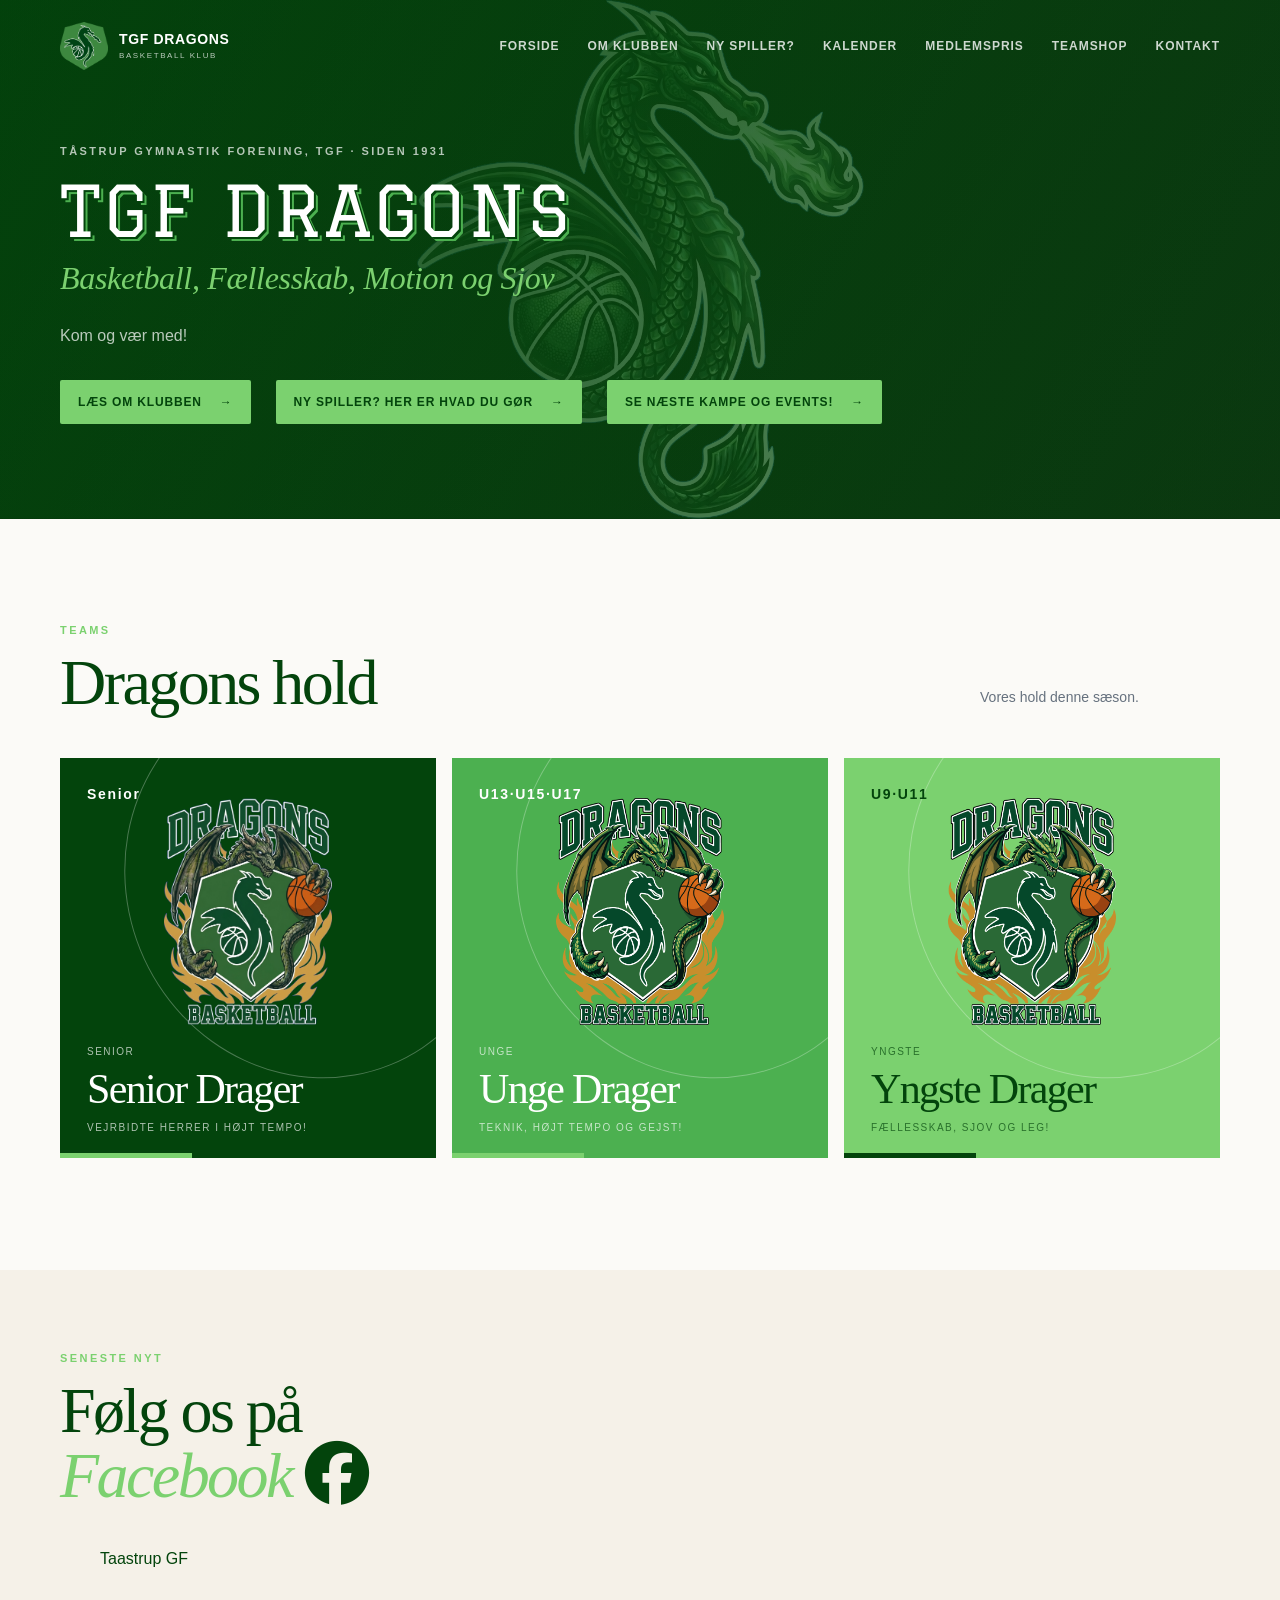
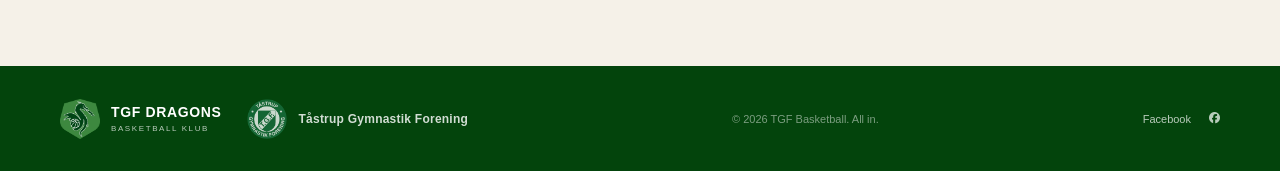
<file: index.html>
<!doctype html>
<html lang="en">
<head>
  <meta charset="UTF-8" />
  <meta name="viewport" content="width=device-width, initial-scale=1.0" />
  <meta name="description" content="TGF Dragons Basketball: Basketball, Fællesskab, Motion og Sjov" />
  <meta name="theme-color" content="#03440C" />
  <title>TGF Dragons Basketball</title>
  <link rel="stylesheet" href="https://cdnjs.cloudflare.com/ajax/libs/font-awesome/6.5.0/css/all.min.css">
  <link rel="stylesheet" href="styles.css" />
  <script defer src="script.js"></script>

  <!-- Favicon (from dragons_logo.png) -->
  <link rel="icon" href="favicon.ico" sizes="any" />
  <link rel="icon" type="image/png" sizes="32x32" href="favicon-32x32.png" />
  <link rel="icon" type="image/png" sizes="16x16" href="favicon-16x16.png" />
  <link rel="apple-touch-icon" href="apple-touch-icon.png" />
</head>
<body>
  <header class="site-header">
    <div class="shell nav-wrap">
      <a class="brand" href="index.html" aria-label="TGF Basketball home">
        <img src="assets/img/dragons_logo_thumb.png" alt="" width="48" height="48" />
        <span><strong>TGF DRAGONS</strong><small>BASKETBALL KLUB</small></span>
      </a>
      <button class="menu-toggle" type="button" aria-expanded="false" aria-controls="main-nav">Menu</button>
      <nav id="main-nav" class="main-nav" aria-label="Main navigation">
        <a href="index.html">Forside</a>
        <a href="klubben.html">Om klubben</a>
        <a href="ny.html">Ny spiller?</a>
        <a href="kalender.html">Kalender</a>
        <a href="priser.html">Medlemspris</a>
        <a href="shop.html">Teamshop</a>
        <a href="kontakt.html">Kontakt</a>        
      </nav>
    </div>
  </header>

  <main id="top">
    <section class="hero page-hero">
      <div class="shell hero-content page-hero-content">
        <p class="eyebrow">Tåstrup Gymnastik Forening, TGF · Siden 1931</p>
        <h1 class="display-graduate shadow-double">TGF DRAGONS<em>Basketball, Fællesskab, Motion og Sjov</em></h1>
        <p class="hero-copy">Kom og vær med!</p>
        <div class="hero-actions">
          <a class="button button-primary" href="klubben.html">Læs om klubben <span aria-hidden="true">→</span></a>
          <a class="button button-primary" href="ny.html">Ny spiller? Her er hvad du gør <span aria-hidden="true">→</span></a>
          <a class="button button-primary" href="kalender.html">Se næste kampe og events! <span aria-hidden="true">→</span></a>
        </div>
        <div class="hero-note"></div>
      </div>
      
    </section>
      <!-- <div class="hero-score" aria-label="Five teams and one club">
        <span class="score-label">Teams strong</span>
        <strong>05<span>·</span>01</strong>
        <span class="score-label">One TGF club</span>
      </div> -->

    <!-- <section class="next-game" id="tickets">
      <div class="shell next-game-grid">
        <div><h2>Næste Event</h2><br><h2>Get ready!</h2></div>
        <div class="matchup"><div class="team-chip"><img src="assets/img/round-logo-1.jpg" alt="" /> <span>U13 Stævne</span></div><strong></strong></div>
        <div class="game-meta"><span>Søn, Okt 26 · 9:30 - 13.00</span><span>Feldballehallen</span></div>
        <a class="button button-dark" href="kalender.html">Kalender <span aria-hidden="true">↗</span></a>
      </div>
    </section> -->

    <section class="section" id="klubben">
      <div class="shell">
        <div class="section-heading"><div><p class="eyebrow orange">Teams</p><h2>Dragons hold</h2></div><p>Vores hold denne sæson.</p></div>
        <div class="roster-grid">
          <article class="player-card player-featured"><img class="player-card-logo" src="assets/img/old_dragon.png" alt="" width="140" height="186" /><div class="player-number">Senior</div><div class="player-info"><span>Senior</span><h3>Senior Drager<br /></h3><p>Vejrbidte Herrer i højt tempo!</p></div><div class="player-line"></div></article>
          <article class="player-card player-blue"><img class="player-card-logo" src="assets/img/dragon_basketball_logo.png" alt="" width="140" height="186" /><div class="player-number">U13·U15·U17</div><div class="player-info"><span>Unge</span><h3>Unge Drager<br /></h3><p>Teknik, højt tempo og gejst!</p></div><div class="player-line"></div></article>
          <article class="player-card player-orange"><img class="player-card-logo" src="assets/img/dragon_basketball_logo.png" alt="" width="140" height="186" /><div class="player-number">U9·U11</div><div class="player-info"><span>Yngste</span><h3>Yngste Drager<br /></h3><p>Fællesskab, Sjov og Leg!</p></div><div class="player-line"></div></article>
        </div>
      </div>
    </section>

    <section class="facebook-feed" id="news">
      <div class="shell">
        <div class="section-heading">
          <div>
            <p class="eyebrow orange">Seneste nyt</p>
            <h2>Følg os på<br />
              <a href="https://www.facebook.com/TaastrupGF/" target="_blank" rel="noopener noreferrer">
                <em>Facebook</em> <i class="fab fa-facebook"></i>
              </a>
            </h2>
          </div>
        </div>
        <div class="fb-page" 
             data-href="https://www.facebook.com/TaastrupGF" 
             data-tabs="timeline" 
             data-width="500" 
             data-height="600" 
             data-small-header="false" 
             data-adapt-container-width="true" 
             data-hide-cover="false" 
             data-show-facepile="true">
          <blockquote cite="https://www.facebook.com/TaastrupGF" class="fb-xfbml-parse-ignore">
            <a href="https://www.facebook.com/TaastrupGF">Taastrup GF</a>
          </blockquote>
        </div>
      </div>
    </section>
  </main>

  <footer class="site-footer" id="kontakt"><div class="shell footer-inner"><div class="footer-brands"><a class="brand" href="index.html"><img src="assets/img/dragons_logo_thumb.png" alt="" width="40" height="40" /><span><strong>TGF DRAGONS</strong><small>BASKETBALL KLUB</small></span></a><div class="brand footer-brand-parent"><img src="assets/img/tgf.png" alt="" width="40" height="40" /><span><strong>Tåstrup Gymnastik Forening</strong></span></div></div><p>© <span id="year"></span> TGF Basketball. All in.</p><div class="social-links"><a href="https://www.facebook.com/TaastrupGF/" target="_blank">Facebook</a><i class="fab fa-facebook"></i></div></div></footer>

  <div id="fb-root"></div>
  <script async defer crossorigin="anonymous" src="https://connect.facebook.net/da_DK/sdk.js#xfbml=1&version=v19.0"></script>
</body>
</html>
</file>
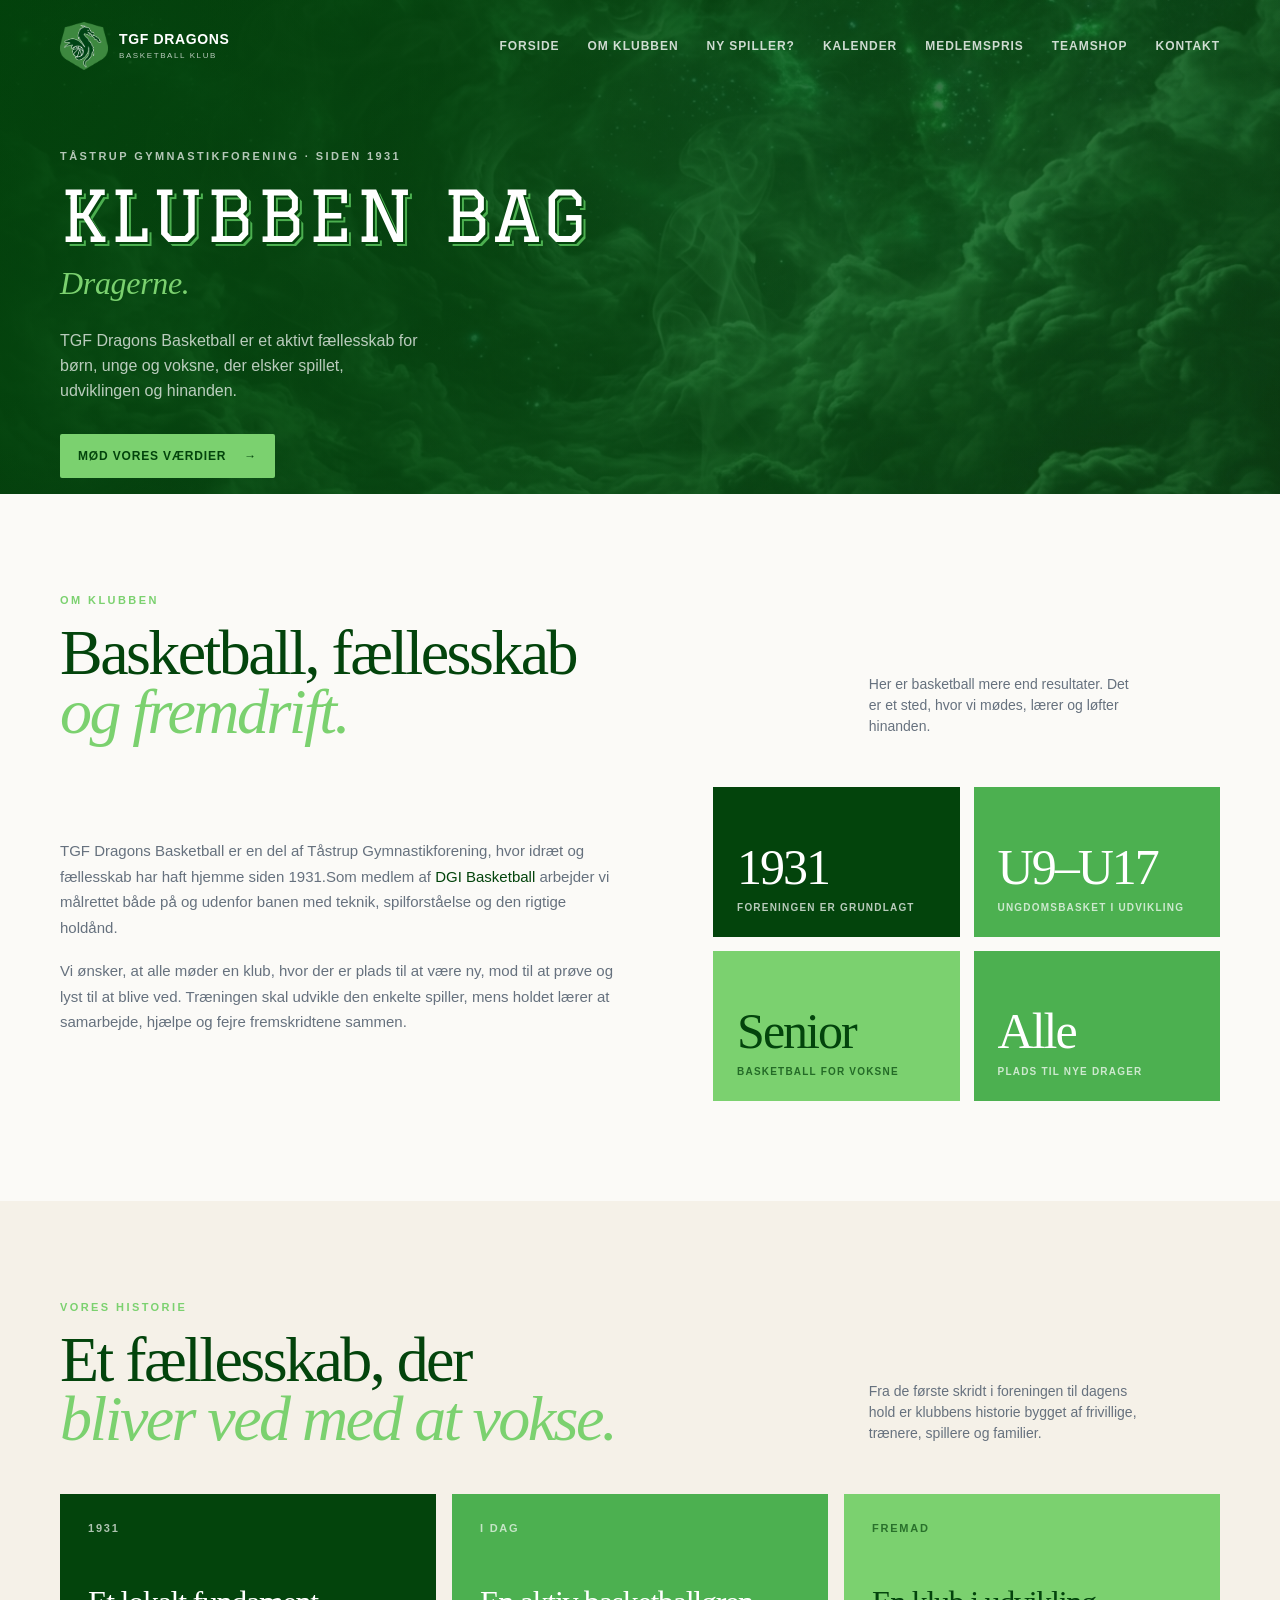
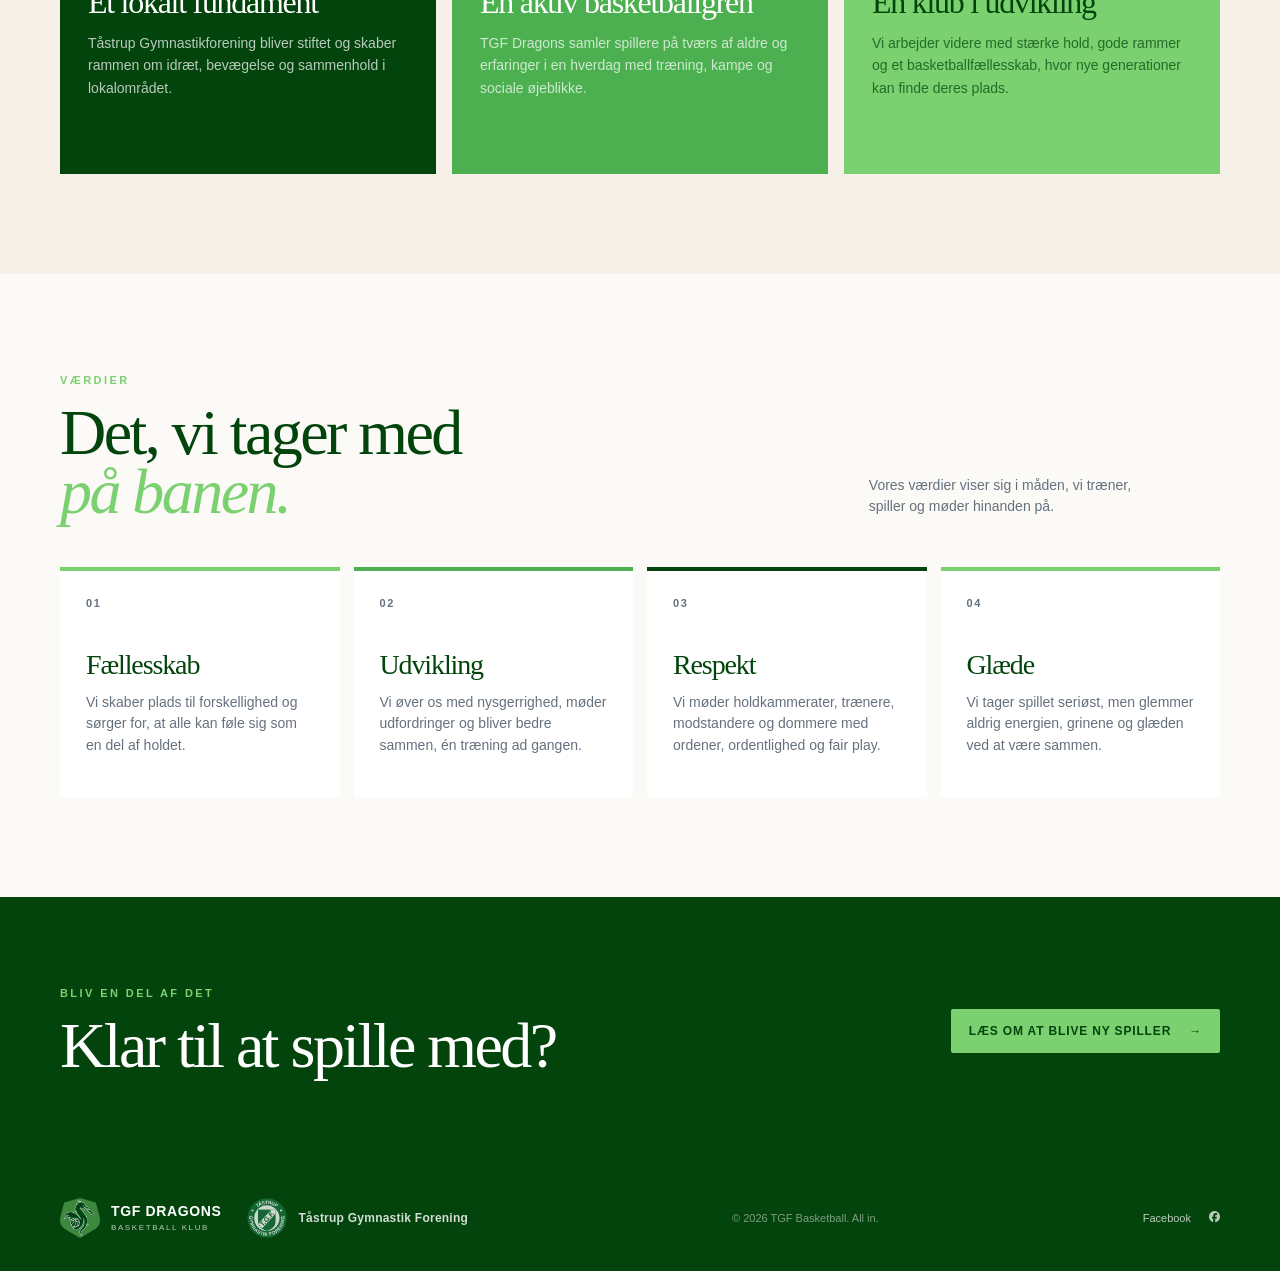
<file: klubben.html>
<!doctype html>
<html lang="da">
<head>
  <meta charset="UTF-8" />
  <meta name="viewport" content="width=device-width, initial-scale=1.0" />
  <meta
    name="description"
    content="Læs om TGF Dragons Basketball, klubbens historie, værdier og fællesskab."
  />
  <meta name="theme-color" content="#03440C" />
  <title>Klubben | TGF Dragons Basketball</title>
  <link rel="stylesheet" href="https://cdnjs.cloudflare.com/ajax/libs/font-awesome/6.5.0/css/all.min.css">
  <link rel="stylesheet" href="styles.css" />
  <script defer src="script.js"></script>

  <!-- Favicon (from dragons_logo.png) -->
  <link rel="icon" href="favicon.ico" sizes="any" />
  <link rel="icon" type="image/png" sizes="32x32" href="favicon-32x32.png" />
  <link rel="icon" type="image/png" sizes="16x16" href="favicon-16x16.png" />
  <link rel="apple-touch-icon" href="apple-touch-icon.png" />
</head>
<body>
  <header class="site-header">
    <div class="shell nav-wrap">
      <a class="brand" href="index.html" aria-label="TGF Basketball home">
        <img src="assets/img/dragons_logo_thumb.png" alt="" width="48" height="48" />
        <span>
          <strong>TGF DRAGONS</strong>
          <small>BASKETBALL KLUB</small>
        </span>
      </a>
      <button
        class="menu-toggle"
        type="button"
        aria-expanded="false"
        aria-controls="main-nav"
      >
        Menu
      </button>
      <nav id="main-nav" class="main-nav" aria-label="Main navigation">
        <a href="index.html">Forside</a>
        <a href="klubben.html">Om klubben</a>
        <a href="ny.html">Ny spiller?</a>
        <a href="kalender.html">Kalender</a>
        <a href="priser.html">Medlemspris</a>
        <a href="shop.html">Teamshop</a>
        <a href="kontakt.html">Kontakt</a>  
      </nav>
    </div>
  </header>

  <main id="top" class="club-page">
    <section class="hero club-hero" aria-labelledby="club-title">
      <div class="shell hero-content club-hero-content">
        <p class="eyebrow">Tåstrup Gymnastikforening · Siden 1931</p>
        <h1 class="display-graduate shadow-double" id="club-title">
          Klubben bag<br /><em>Dragerne.</em>
        </h1>
        <p class="hero-copy">
          TGF Dragons Basketball er et aktivt fællesskab for børn, unge og
          voksne, der elsker spillet, udviklingen og hinanden.
        </p>
        <a class="button button-primary" href="#vaerdier">
          Mød vores værdier <span aria-hidden="true">→</span>
        </a>
        <p></p>
      </div>
    </section>

    <section
      class="club-intro"
      id="klubben"
      aria-labelledby="club-intro-title"
    >
      <div class="shell">
        <div class="section-heading">
          <div>
            <p class="eyebrow orange">Om klubben</p>
            <h2 id="club-intro-title">
              Basketball, fællesskab<br /><em>og fremdrift.</em>
            </h2>
          </div>
          <p>
            Her er basketball mere end resultater. Det er et sted, hvor vi
            mødes, lærer og løfter hinanden.
          </p>
        </div>

        <div class="club-intro-grid">
          <div class="club-intro-copy">
            <p>
              TGF Dragons Basketball er en del af Tåstrup Gymnastikforening,
              hvor idræt og fællesskab har haft hjemme siden 1931.Som medlem af 
              <a href="https://www.dgi.dk/idraet/idraetter-i-dgi/basketball" target="_blank" rel="noopener noreferrer" style="color:var(--ink);">DGI Basketball</a>
              arbejder vi målrettet både på og udenfor banen med teknik, spilforståelse og den rigtige holdånd.
            </p>
            <p>
              Vi ønsker, at alle møder en klub, hvor der er plads til at være
              ny, mod til at prøve og lyst til at blive ved. Træningen skal
              udvikle den enkelte spiller, mens holdet lærer at samarbejde,
              hjælpe og fejre fremskridtene sammen.
            </p>
          </div>

          <div class="club-facts" aria-label="Fakta om klubben">
            <div class="club-fact">
              <strong>1931</strong>
              <span>Foreningen er grundlagt</span>
            </div>
            <div class="club-fact">
              <strong>U9–U17</strong>
              <span>Ungdomsbasket i udvikling</span>
            </div>
            <div class="club-fact">
              <strong>Senior</strong>
              <span>Basketball for voksne</span>
            </div>
            <div class="club-fact">
              <strong>Alle</strong>
              <span>Plads til nye drager</span>
            </div>
          </div>
        </div>
      </div>
    </section>

    <section class="club-history" aria-labelledby="history-title">
      <div class="shell">
        <div class="section-heading">
          <div>
            <p class="eyebrow orange">Vores historie</p>
            <h2 id="history-title">
              Et fællesskab, der<br /><em>bliver ved med at vokse.</em>
            </h2>
          </div>
          <p>
            Fra de første skridt i foreningen til dagens hold er klubbens
            historie bygget af frivillige, trænere, spillere og familier.
          </p>
        </div>

        <div class="history-grid">
          <article class="history-card">
            <span class="history-year">1931</span>
            <h3>Et lokalt fundament</h3>
            <p>
              Tåstrup Gymnastikforening bliver stiftet og skaber rammen om
              idræt, bevægelse og sammenhold i lokalområdet.
            </p>
          </article>
          <article class="history-card history-card-green">
            <span class="history-year">I dag</span>
            <h3>En aktiv basketballgren</h3>
            <p>
              TGF Dragons samler spillere på tværs af aldre og erfaringer i en
              hverdag med træning, kampe og sociale øjeblikke.
            </p>
          </article>
          <article class="history-card history-card-orange">
            <span class="history-year">Fremad</span>
            <h3>En klub i udvikling</h3>
            <p>
              Vi arbejder videre med stærke hold, gode rammer og et
              basketballfællesskab, hvor nye generationer kan finde deres plads.
            </p>
          </article>
        </div>
      </div>
    </section>

    <section
      class="club-values"
      id="vaerdier"
      aria-labelledby="values-title"
    >
      <div class="shell">
        <div class="section-heading">
          <div>
            <p class="eyebrow orange">Værdier</p>
            <h2 id="values-title">
              Det, vi tager med<br /><em>på banen.</em>
            </h2>
          </div>
          <p>
            Vores værdier viser sig i måden, vi træner, spiller og møder
            hinanden på.
          </p>
        </div>

        <div class="values-grid">
          <article class="value-card">
            <span class="value-number">01</span>
            <h3>Fællesskab</h3>
            <p>
              Vi skaber plads til forskellighed og sørger for, at alle kan føle
              sig som en del af holdet.
            </p>
          </article>
          <article class="value-card">
            <span class="value-number">02</span>
            <h3>Udvikling</h3>
            <p>
              Vi øver os med nysgerrighed, møder udfordringer og bliver bedre
              sammen, én træning ad gangen.
            </p>
          </article>
          <article class="value-card">
            <span class="value-number">03</span>
            <h3>Respekt</h3>
            <p>
              Vi møder holdkammerater, trænere, modstandere og dommere med
              ordener, ordentlighed og fair play.
            </p>
          </article>
          <article class="value-card">
            <span class="value-number">04</span>
            <h3>Glæde</h3>
            <p>
              Vi tager spillet seriøst, men glemmer aldrig energien, grinene og
              glæden ved at være sammen.
            </p>
          </article>
        </div>
      </div>
    </section>

    <section class="club-cta" aria-labelledby="club-cta-title">
      <div class="shell club-cta-inner">
        <div>
          <p class="eyebrow orange">Bliv en del af det</p>
          <h2 id="club-cta-title">Klar til at spille med?</h2>
        </div>
        <a class="button button-primary" href="ny.html#ny">
          Læs om at blive ny spiller <span aria-hidden="true">→</span>
        </a>
      </div>
    </section>
  </main>

 <footer class="site-footer" id="kontakt"><div class="shell footer-inner"><div class="footer-brands"><a class="brand" href="#top"><img src="assets/img/dragons_logo_thumb.png" alt="" width="40" height="40" /><span><strong>TGF DRAGONS</strong><small>BASKETBALL KLUB</small></span></a><div class="brand footer-brand-parent"><img src="assets/img/tgf.png" alt="" width="40" height="40" /><span><strong>Tåstrup Gymnastik Forening</strong></span></div></div><p>© <span id="year"></span> TGF Basketball. All in.</p><div class="social-links"><a href="https://www.facebook.com/TaastrupGF/" target="_blank">Facebook</a><i class="fab fa-facebook"></i></div></div></footer>

</body>
</html>
</file>
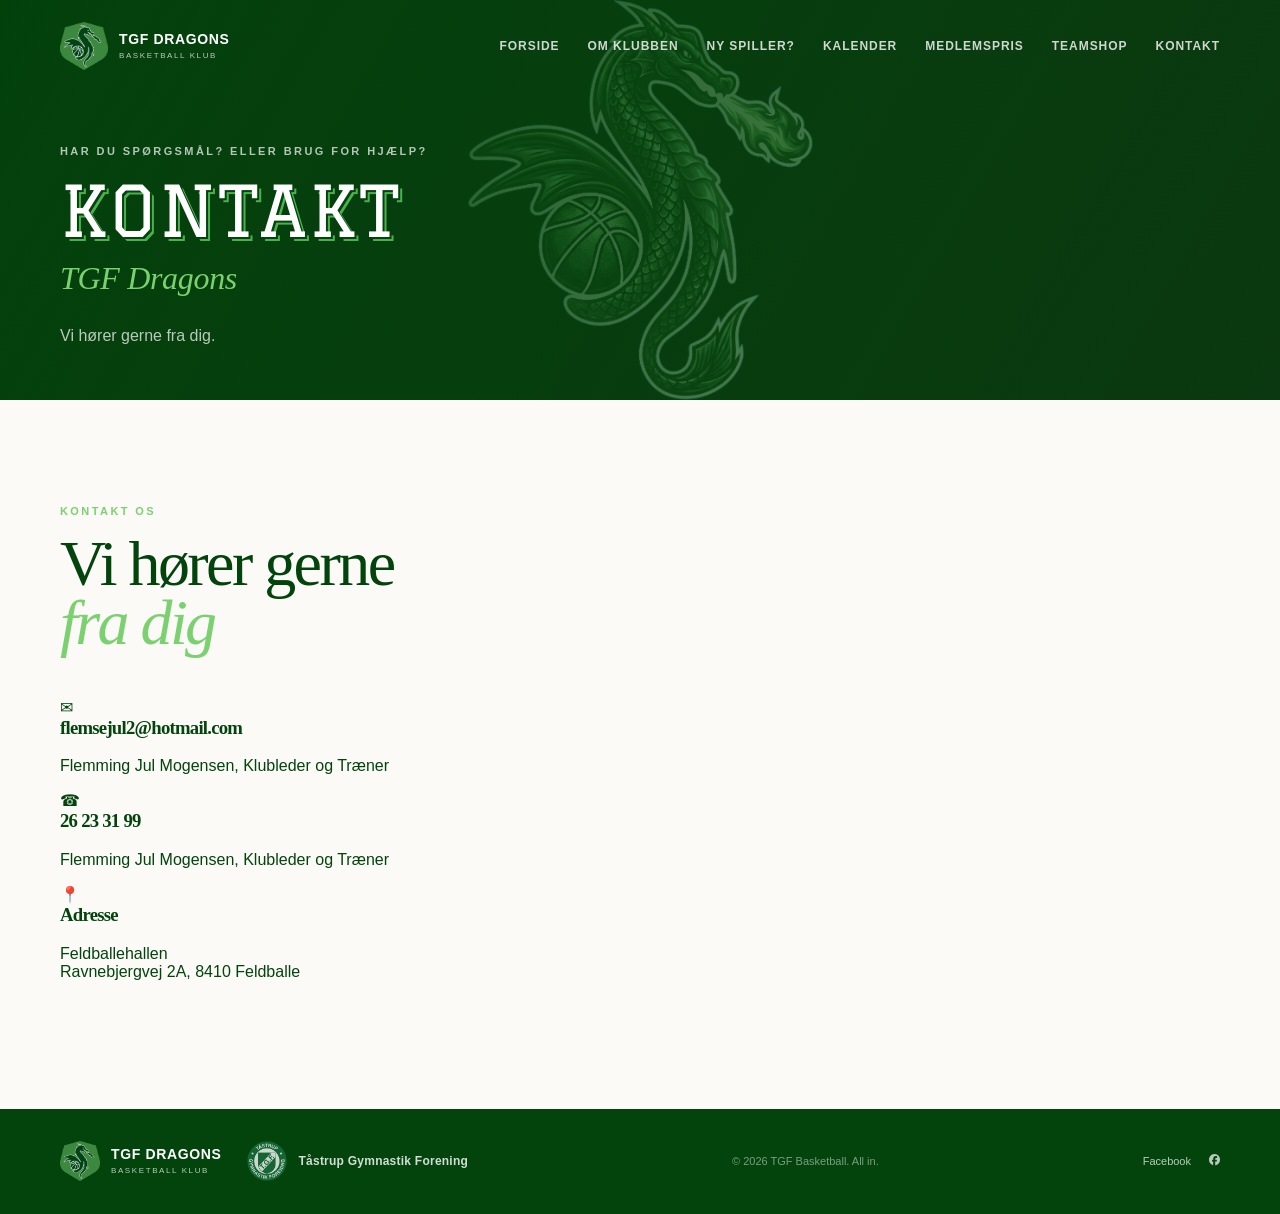
<file: kontakt.html>
<!doctype html>
<html lang="en">
<head>
  <meta charset="UTF-8" />
  <meta name="viewport" content="width=device-width, initial-scale=1.0" />
  <meta name="description" content="Kontakt TGF Dragons Basketball" />
  <title>Kontakt · TGF Dragons Basketball</title>
  <link rel="stylesheet" href="https://cdnjs.cloudflare.com/ajax/libs/font-awesome/6.5.0/css/all.min.css">  
  <link rel="stylesheet" href="styles.css" />
  <script defer src="script.js"></script>

  <!-- Favicon (from dragons_logo.png) -->
  <link rel="icon" href="favicon.ico" sizes="any" />
  <link rel="icon" type="image/png" sizes="32x32" href="favicon-32x32.png" />
  <link rel="icon" type="image/png" sizes="16x16" href="favicon-16x16.png" />
  <link rel="apple-touch-icon" href="apple-touch-icon.png" />
</head>
<body>
  <header class="site-header">
    <div class="shell nav-wrap">
      <a class="brand" href="index.html" aria-label="TGF Basketball home">
        <img src="assets/img/dragons_logo_thumb.png" alt="" width="48" height="48" />
        <span><strong>TGF DRAGONS</strong><small>BASKETBALL KLUB</small></span>
      </a>
      <button class="menu-toggle" type="button" aria-expanded="false" aria-controls="main-nav">Menu</button>
      <nav id="main-nav" class="main-nav" aria-label="Main navigation">
        <a href="index.html">Forside</a>
        <a href="klubben.html">Om klubben</a>
        <a href="ny.html">Ny spiller?</a>
        <a href="kalender.html">Kalender</a>
        <a href="priser.html">Medlemspris</a>
        <a href="shop.html">Teamshop</a>
        <a href="kontakt.html">Kontakt</a>        
      </nav>
    </div>
  </header>

  <main id="top">
    <section class="hero page-hero">
      <div class="shell hero-content page-hero-content">
        <p class="eyebrow">Har du spørgsmål? Eller brug for hjælp?</p>
        <h1 class="display-graduate shadow-double">Kontakt<br /><em>TGF Dragons</em></h1>
        <p class="hero-copy">Vi hører gerne fra dig.</p>
      </div>
    </section>

    <section class="section contact-section" id="kontakt">
      <div class="shell">
        <div class="section-heading">
          <div>
            <p class="eyebrow orange">Kontakt os</p>
            <h2>Vi hører gerne<br /><em>fra dig</em></h2>
          </div>
        </div>
        
        <div class="contact-grid">
          <div class="contact-card">
            <div class="contact-icon">✉</div>
            <h3>flemsejul2@hotmail.com</h3>
            <p class="contact-detail"><a href="mailto:#">Flemming Jul Mogensen, Klubleder og Træner</a></p>
          </div>
          
          <div class="contact-card">
            <div class="contact-icon">☎</div>
            <h3>26 23 31 99</h3>
            <p class="contact-detail"><a href="tel:#">Flemming Jul Mogensen, Klubleder og Træner</a></p>
          </div>
          
          <div class="contact-card">
            <div class="contact-icon">📍</div>
            <h3>Adresse</h3>
            <p class="contact-detail">Feldballehallen<br />Ravnebjergvej 2A, 8410 Feldballe</p>
          </div>
        </div>
      </div>
    </section>
  </main>

  <footer class="site-footer" id="kontakt"><div class="shell footer-inner"><div class="footer-brands"><a class="brand" href="#top"><img src="assets/img/dragons_logo_thumb.png" alt="" width="40" height="40" /><span><strong>TGF DRAGONS</strong><small>BASKETBALL KLUB</small></span></a><div class="brand footer-brand-parent"><img src="assets/img/tgf.png" alt="" width="40" height="40" /><span><strong>Tåstrup Gymnastik Forening</strong></span></div></div><p>© <span id="year"></span> TGF Basketball. All in.</p><div class="social-links"><a href="https://www.facebook.com/TaastrupGF/" target="_blank">Facebook</a><i class="fab fa-facebook"></i></div></div></footer>

</body>
</html>
</file>
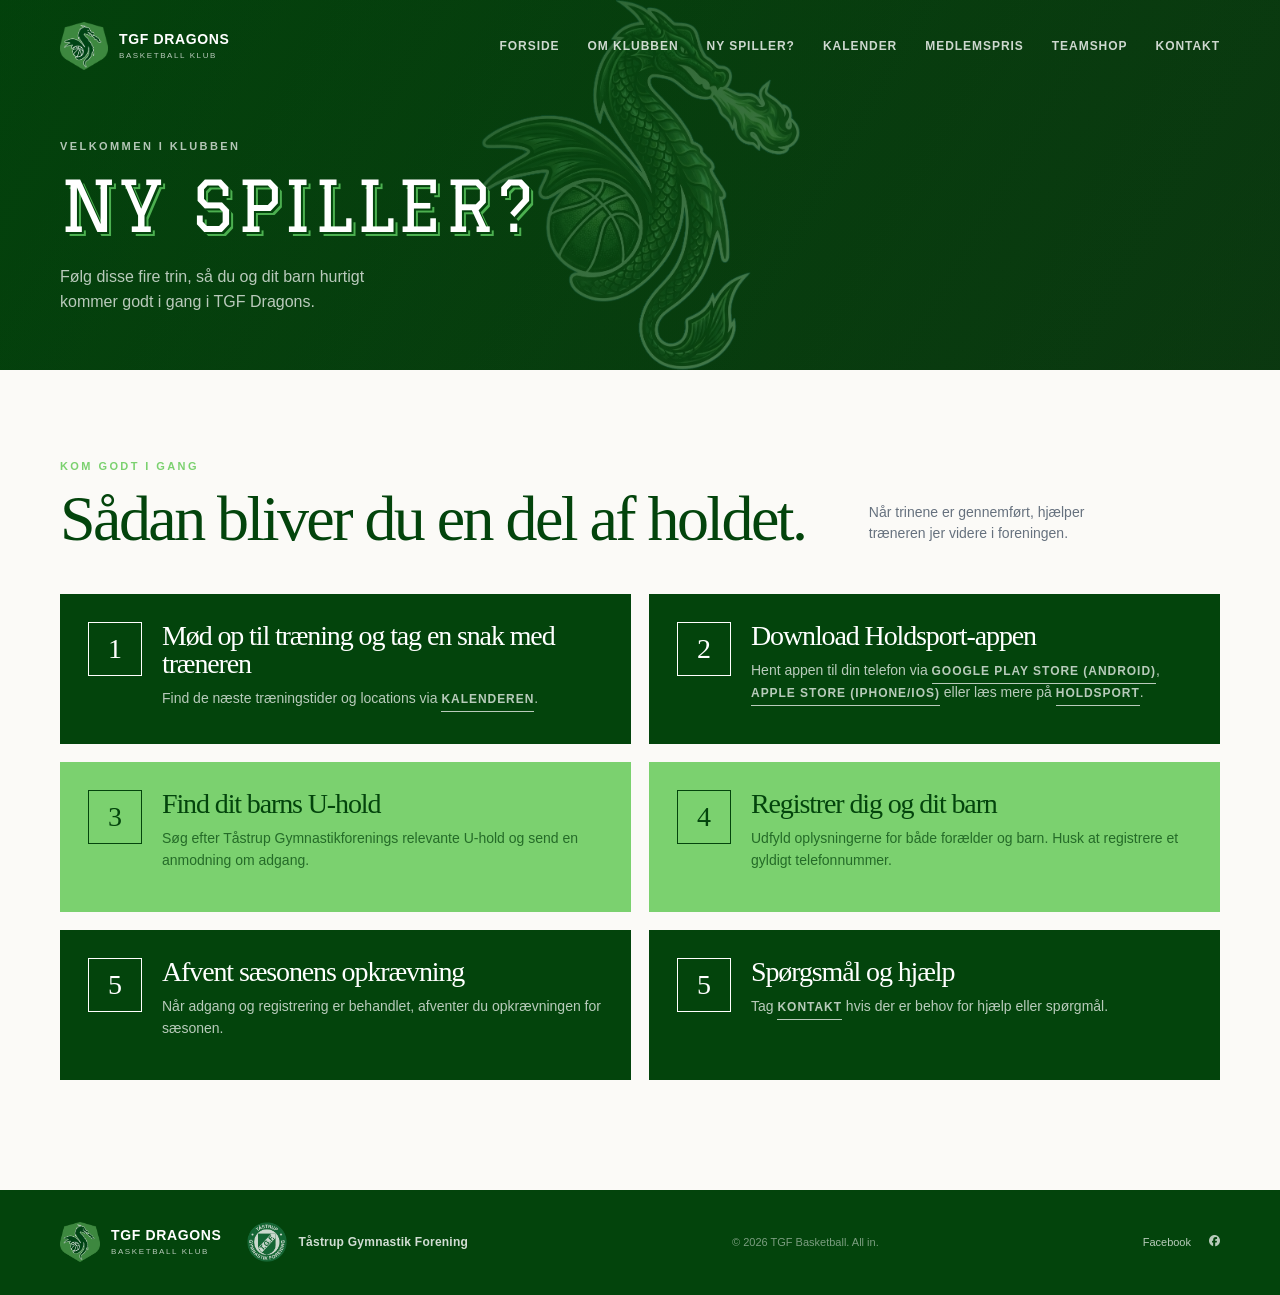
<file: ny.html>
<!doctype html>
<html lang="da">
<head>
  <meta charset="UTF-8" />
  <meta name="viewport" content="width=device-width, initial-scale=1.0" />
  <meta
    name="description"
    content="Protokol for nye spillere i TGF Dragons Basketball."
  />
  <meta name="theme-color" content="#03440C" />
  <title>Ny spiller | TGF Dragons Basketball</title>
  <link rel="stylesheet" href="https://cdnjs.cloudflare.com/ajax/libs/font-awesome/6.5.0/css/all.min.css">
  <link rel="stylesheet" href="styles.css" />
  <script defer src="script.js"></script>

  <!-- Favicon (from dragons_logo.png) -->
  <link rel="icon" href="favicon.ico" sizes="any" />
  <link rel="icon" type="image/png" sizes="32x32" href="favicon-32x32.png" />
  <link rel="icon" type="image/png" sizes="16x16" href="favicon-16x16.png" />
  <link rel="apple-touch-icon" href="apple-touch-icon.png" />
</head>
<body>
  <header class="site-header">
    <div class="shell nav-wrap">
      <a class="brand" href="index.html" aria-label="TGF Basketball home">
        <img src="assets/img/dragons_logo_thumb.png" alt="" width="48" height="48" />
        <span>
          <strong>TGF DRAGONS</strong>
          <small>BASKETBALL KLUB</small>
        </span>
      </a>
      <button
        class="menu-toggle"
        type="button"
        aria-expanded="false"
        aria-controls="main-nav"
      >
        Menu
      </button>
      <nav id="main-nav" class="main-nav" aria-label="Main navigation">
        <a href="index.html">Forside</a>
        <a href="klubben.html">Om klubben</a>
        <a href="ny.html">Ny spiller?</a>
        <a href="kalender.html">Kalender</a>
        <a href="priser.html">Medlemspris</a>
        <a href="shop.html">Teamshop</a>
        <a href="kontakt.html">Kontakt</a>  
      </nav>
    </div>
  </header>

  <main id="top" class="new-player-page">
    <section class="hero new-player-hero" aria-labelledby="new-player-title">
      <div class="shell hero-content new-player-hero-content">
        <p class="eyebrow">Velkommen i klubben</p>
        <h1 class="display-graduate shadow-double" id="new-player-title">Ny spiller?</h1>
        <p class="hero-copy">
          Følg disse fire trin, så du og dit barn hurtigt kommer godt i gang i
          TGF Dragons.
        </p>
      </div>
    </section>

    <section
      class="new-player-section"
      id="ny"
      aria-labelledby="new-player-steps-title"
    >
      <div class="shell">
        <div class="section-heading">
          <div>
            <p class="eyebrow orange">Kom godt i gang</p>
            <h2 id="new-player-steps-title">Sådan bliver du en del af holdet.</h2>
          </div>
          <p>
            Når trinene er gennemført, hjælper træneren jer videre i
            foreningen.
          </p>
        </div>


        <ol class="new-player-steps">
          <li class="step-card">
            <span class="step-number" aria-hidden="true">1</span>
            <div>
              <h3>Mød op til træning og tag en snak med træneren</h3>
              <p>
                Find de næste træningstider og locations via 
                <a class="text-link" href="kalender.html" target="_blank" rel="noopener noreferrer">kalenderen</a>.
              </p>
            </div>
          </li>

          <li class="step-card">
            <span class="step-number" aria-hidden="true">2</span>
            <div>
              <h3>Download Holdsport-appen</h3>
              <p>
                Hent appen til din telefon via 
                <a class="text-link" href="https://play.google.com/store/apps/details?id=com.holdsport&hl=da" target="_blank" rel="noopener noreferrer">Google Play Store (Android)</a>,
                <a class="text-link" href="https://itunes.apple.com/us/app/[APP_NAME]/id1105341798?mt=8" target="_blank" rel="noopener noreferrer">Apple Store (iPhone/iOS)</a> 
                eller læs mere på
                <a class="text-link" href="https://www.holdsport.dk/da/hold-app" target="_blank" rel="noopener noreferrer" >Holdsport</a>.
              </p>
            </div>
          </li>
          <li class="step-card">
            <span class="step-number" aria-hidden="true">3</span>
            <div>
              <h3>Find dit barns U-hold</h3>
              <p>
                Søg efter Tåstrup Gymnastikforenings relevante U-hold og send
                en anmodning om adgang.
              </p>
            </div>
          </li>
          <li class="step-card">
            <span class="step-number" aria-hidden="true">4</span>
            <div>
              <h3>Registrer dig og dit barn</h3>
              <p>
                Udfyld oplysningerne for både forælder og barn. Husk at
                registrere et gyldigt telefonnummer.
              </p>
            </div>
          </li>
          <li class="step-card">
            <span class="step-number" aria-hidden="true">5</span>
            <div>
              <h3>Afvent sæsonens opkrævning</h3>
              <p>
                Når adgang og registrering er behandlet, afventer du
                opkrævningen for sæsonen.
              </p>
            </div>
          </li>
          <li class="step-card">
            <span class="step-number" aria-hidden="true">5</span>
            <div>
              <h3>Spørgsmål og hjælp</h3>
              <p>
                Tag 
                <a class="text-link" href="kontakt.html" target="_blank" rel="noopener noreferrer">kontakt</a>
                hvis der er behov for hjælp eller spørgmål.
              </p>
            </div>
          </li>

        </ol>
      </div>
    </section>
  </main>

 <footer class="site-footer" id="kontakt"><div class="shell footer-inner"><div class="footer-brands"><a class="brand" href="#top"><img src="assets/img/dragons_logo_thumb.png" alt="" width="40" height="40" /><span><strong>TGF DRAGONS</strong><small>BASKETBALL KLUB</small></span></a><div class="brand footer-brand-parent"><img src="assets/img/tgf.png" alt="" width="40" height="40" /><span><strong>Tåstrup Gymnastik Forening</strong></span></div></div><p>© <span id="year"></span> TGF Basketball. All in.</p><div class="social-links"><a href="https://www.facebook.com/TaastrupGF/" target="_blank">Facebook</a><i class="fab fa-facebook"></i></div></div></footer>

</body>
</html>
</file>
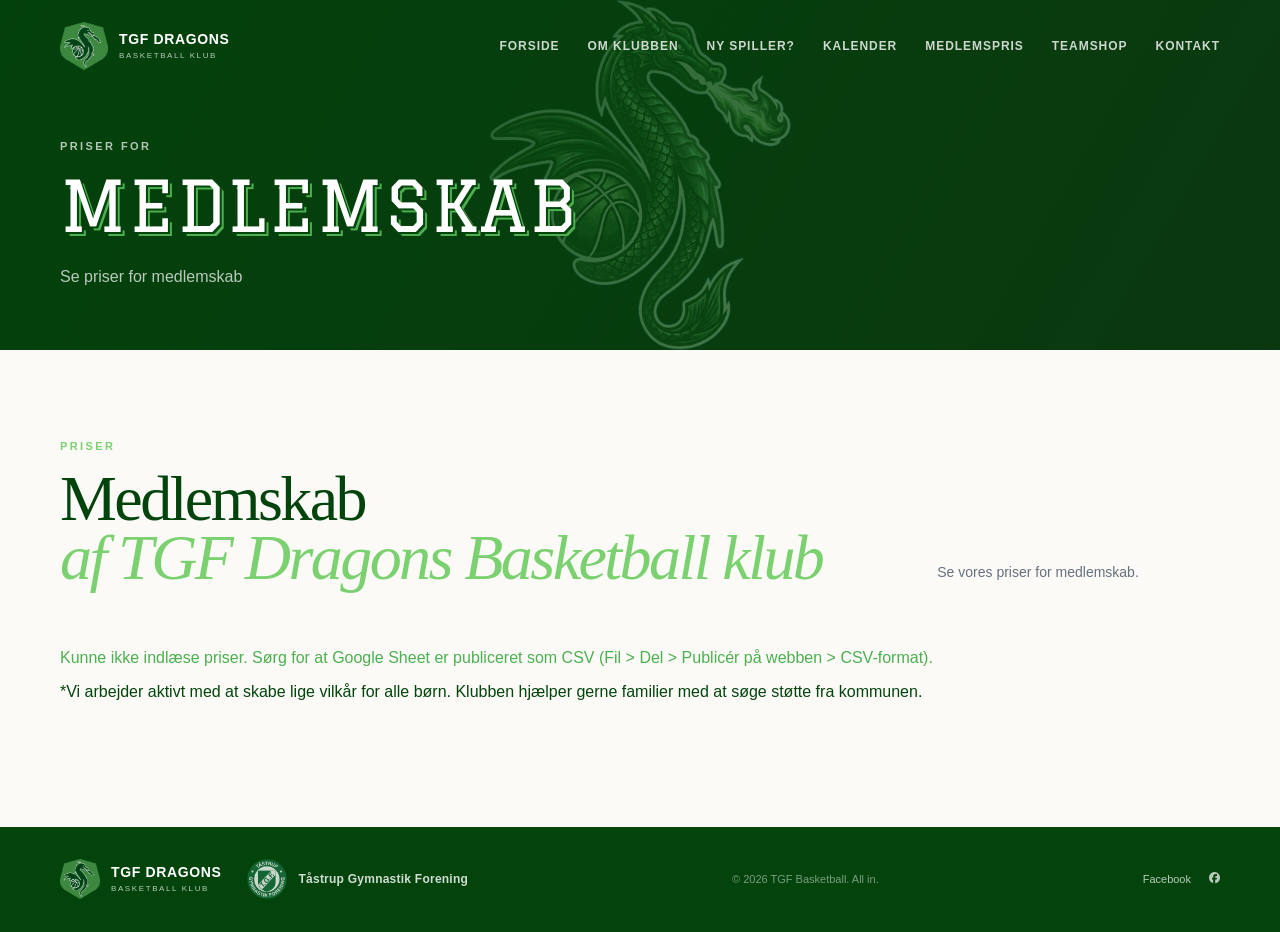
<file: priser.html>
<!doctype html>
<html lang="da">
<head>
  <meta charset="UTF-8" />
  <meta name="viewport" content="width=device-width, initial-scale=1.0" />
  <meta
    name="description"
    content="TGF Dragons Basketball Priser for Medlemskab"
  />
  <meta name="theme-color" content="#03440C" />
  <title>Priser for Medlemskab | TGF Dragons Basktball</title>
  <link rel="stylesheet" href="https://cdnjs.cloudflare.com/ajax/libs/font-awesome/6.5.0/css/all.min.css">
  <link rel="stylesheet" href="styles.css" />
  <script defer src="script.js"></script>

  <!-- Favicon (from dragons_logo.png) -->
  <link rel="icon" href="favicon.ico" sizes="any" />
  <link rel="icon" type="image/png" sizes="32x32" href="favicon-32x32.png" />
  <link rel="icon" type="image/png" sizes="16x16" href="favicon-16x16.png" />
  <link rel="apple-touch-icon" href="apple-touch-icon.png" />
</head>

<body>
  <header class="site-header">
    <div class="shell nav-wrap">
      <a class="brand" href="index.html" aria-label="TGF Basketball home">
        <img src="assets/img/dragons_logo_thumb.png" alt="" width="48" height="48" />
        <span>
          <strong>TGF DRAGONS</strong>
          <small>BASKETBALL KLUB</small>
        </span>
      </a>

      <button
        class="menu-toggle"
        type="button"
        aria-expanded="false"
        aria-controls="main-nav"
      >
        Menu
      </button>

      <nav id="main-nav" class="main-nav" aria-label="Main navigation">
        <a href="index.html">Forside</a>
        <a href="klubben.html">Om klubben</a>
        <a href="ny.html">Ny spiller?</a>
        <a href="kalender.html">Kalender</a>
        <a href="priser.html">Medlemspris</a>
        <a href="shop.html">Teamshop</a>
        <a href="kontakt.html">Kontakt</a>  
      </nav>
    </div>
  </header>

  <main id="top" class="calendar-page">
    <section
      class="hero calendar-page-hero"
      aria-labelledby="calendar-title"
    >
      <div class="shell hero-content calendar-hero-content">
        <p class="eyebrow">Priser for</p>
        <h1 class="display-graduate shadow-double" id="calendar-title">MEDLEMSKAB</h1>
        <p class="hero-copy">
          Se priser for medlemskab
        </p>
      </div>
    </section>

    <section
      class="calendar-section"
      id="kalender"
      aria-labelledby="calendar-section-title"
    >
      <div class="shell">
        <div class="section-heading">
          <div>
            <p class="eyebrow orange">Priser</p>
            <h2 id="calendar-section-title">
              Medlemskab<br /><em>af TGF Dragons Basketball klub</em>
            </h2>
          </div>
          <p>
            Se vores priser for medlemskab.
          </p>
        </div>
        <table id="membership-table" class="pricing-table">
          <thead></thead>
          <tbody></tbody>
        </table>
        <p id="table-error" style="display:none; color: var(--blue); margin-top: 1rem;"></p>
        <p>
            *Vi arbejder aktivt med at skabe lige vilkår for alle børn. Klubben hjælper gerne familier med at søge støtte fra kommunen.
        </p>

        <script>
          // Paste your published Sheet1 CSV link here:
          // Format: /pub?gid=0&single=true&output=csv  (NOT /pubhtml)
          const sheetCsvUrl = 'https://docs.google.com/spreadsheets/d/e/2PACX-1vQOqhausomQGS9IaWlnnoC4yeirfFJ8JQPYx-obwhMYZVA0ND_fW1lja-cGoA6JZEdkAXMRxv2cB4PA/pub?gid=0&single=true&output=csv';

          const tableHead = document.querySelector('#membership-table thead');
          const tableBody = document.querySelector('#membership-table tbody');
          const errorEl = document.querySelector('#table-error');

          fetch(sheetCsvUrl)
            .then(response => {
              if (!response.ok) throw new Error('Network response was not ok');
              return response.text();
            })
            .then(csvText => {
              // Split rows by newline
              const lines = csvText.trim().split(/\r?\n/);
              
              // Parse CSV cells (handles quoted values with commas)
              const rows = lines.map(line => {
                const cells = [];
                let current = '';
                let inQuotes = false;
                
                for (let i = 0; i < line.length; i++) {
                  const char = line[i];
                  if (char === '"') {
                    if (inQuotes && line[i + 1] === '"') {
                      current += '"';
                      i++;
                    } else {
                      inQuotes = !inQuotes;
                    }
                  } else if (char === ',' && !inQuotes) {
                    cells.push(current);
                    current = '';
                  } else {
                    current += char;
                  }
                }
                cells.push(current);
                return cells;
              });

              // Build Headers
              const headers = rows[0];
              let headerHtml = '<tr>';
              headers.forEach(header => {
                const cleanHeader = header.replace(/^"|"$/g, '').trim();
                headerHtml += `<th>${cleanHeader}</th>`;
              });
              headerHtml += '</tr>';
              tableHead.innerHTML = headerHtml;

              // Build Rows
              let bodyHtml = '';
              for (let i = 1; i < rows.length; i++) {
                if (rows[i].length === 0) continue;
                bodyHtml += '<tr>';
                rows[i].forEach(cell => {
                  const cleanCell = cell.replace(/^"|"$/g, '').trim();
                  bodyHtml += `<td>${cleanCell}</td>`;
                });
                bodyHtml += '</tr>';
              }
              tableBody.innerHTML = bodyHtml;
            })
            .catch(error => {
              console.error('Error loading pricing data:', error);
              errorEl.textContent = 'Kunne ikke indlæse priser. Sørg for at Google Sheet er publiceret som CSV (Fil > Del > Publicér på webben > CSV-format).';
              errorEl.style.display = 'block';
            });
        </script>

        <!-- If above script doesn't work try this iframe solution -->
        <!-- <div class="google-calendar-frame">
          <iframe
            src="https://docs.google.com/spreadsheets/d/1JVCy2oBiMjWZkN8cWmxQzE_YJz9UZQdfF0FlxXn1oXI/edit?usp=sharing"
            width="100%" 
            height="400" 
            style="border: none;">
          ></iframe>
        </div> -->

      </div>
    </section>
  </main>

<footer class="site-footer" id="kontakt"><div class="shell footer-inner"><div class="footer-brands"><a class="brand" href="#top"><img src="assets/img/dragons_logo_thumb.png" alt="" width="40" height="40" /><span><strong>TGF DRAGONS</strong><small>BASKETBALL KLUB</small></span></a><div class="brand footer-brand-parent"><img src="assets/img/tgf.png" alt="" width="40" height="40" /><span><strong>Tåstrup Gymnastik Forening</strong></span></div></div><p>© <span id="year"></span> TGF Basketball. All in.</p><div class="social-links"><a href="https://www.facebook.com/TaastrupGF/" target="_blank">Facebook</a><i class="fab fa-facebook"></i></div></div></footer>

</body>
</html>
</file>
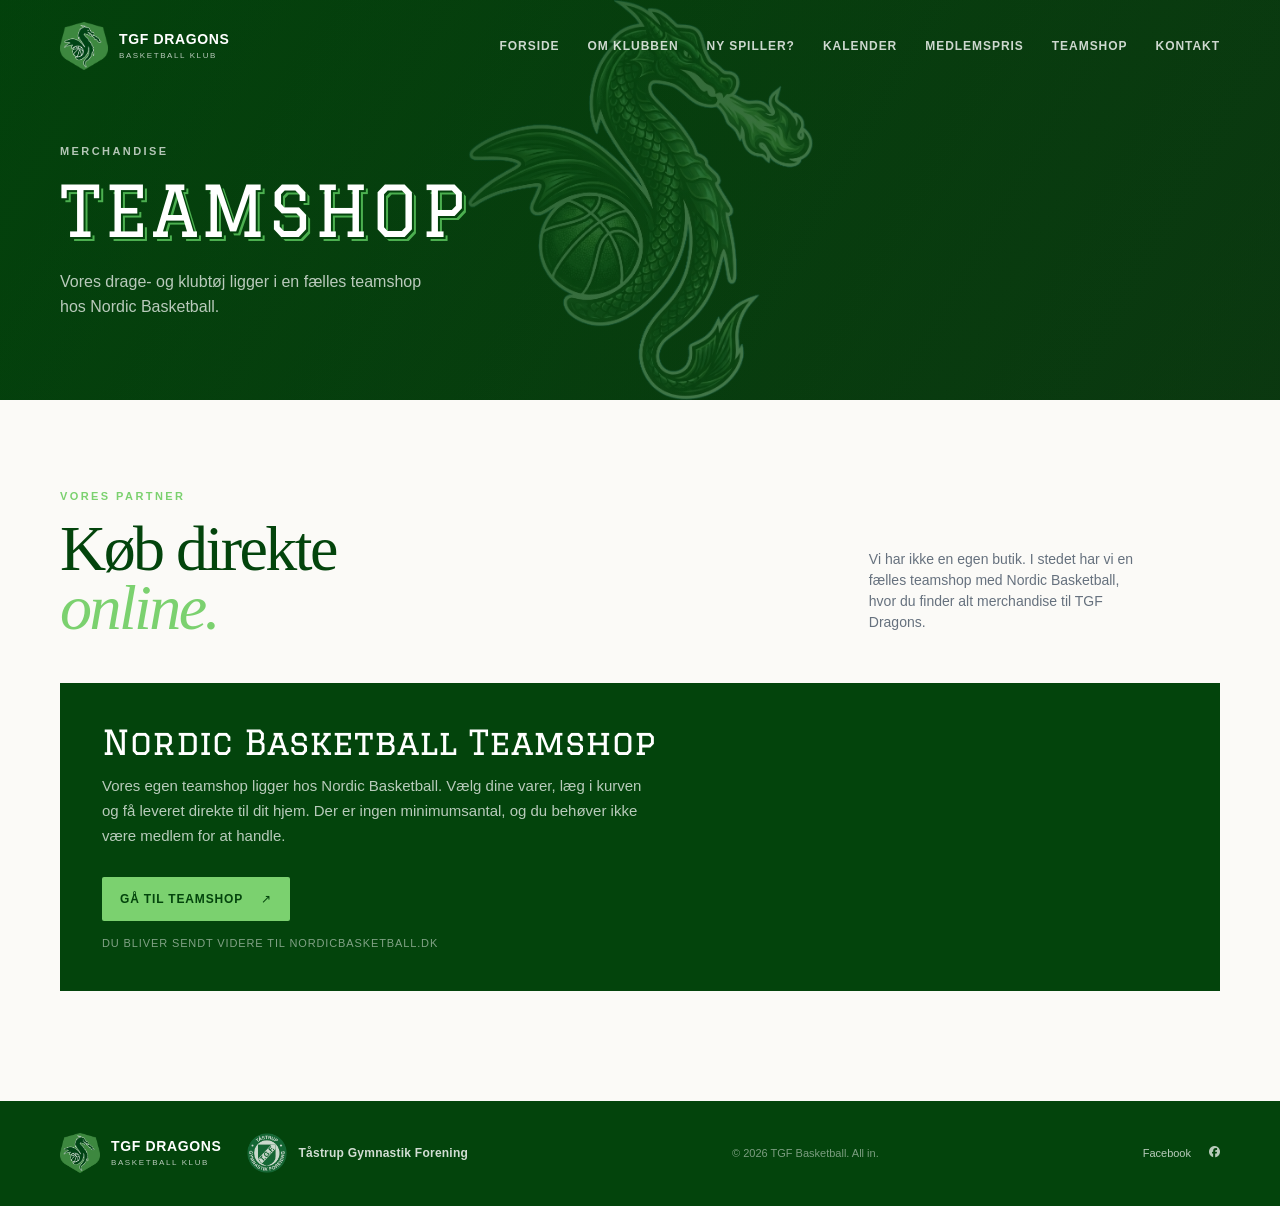
<file: shop.html>
<!doctype html>
<html lang="da">
<head>
  <meta charset="UTF-8" />
  <meta name="viewport" content="width=device-width, initial-scale=1.0" />
  <meta
    name="description"
    content="Køb TGF Dragons merchandise i vores teamshop hos Nordic Basketball."
  />
  <meta name="theme-color" content="#03440C" />
  <title>Teamshop | TGF Dragons Basketball</title>
  <link rel="stylesheet" href="https://cdnjs.cloudflare.com/ajax/libs/font-awesome/6.5.0/css/all.min.css">
  <link rel="stylesheet" href="styles.css" />
  <script defer src="script.js"></script>

  <!-- Favicon (from dragons_logo.png) -->
  <link rel="icon" href="favicon.ico" sizes="any" />
  <link rel="icon" type="image/png" sizes="32x32" href="favicon-32x32.png" />
  <link rel="icon" type="image/png" sizes="16x16" href="favicon-16x16.png" />
  <link rel="apple-touch-icon" href="apple-touch-icon.png" />
</head>

<body>
  <header class="site-header">
    <div class="shell nav-wrap">
      <a class="brand" href="index.html" aria-label="TGF Basketball home">
        <img src="assets/img/dragons_logo_thumb.png" alt="" width="48" height="48" />
        <span>
          <strong>TGF DRAGONS</strong>
          <small>BASKETBALL KLUB</small>
        </span>
      </a>

      <button class="menu-toggle" type="button" aria-expanded="false" aria-controls="main-nav">Menu</button>

      <nav id="main-nav" class="main-nav" aria-label="Main navigation">
        <a href="index.html">Forside</a>
        <a href="klubben.html">Om klubben</a>
        <a href="ny.html">Ny spiller?</a>
        <a href="kalender.html">Kalender</a>
        <a href="priser.html">Medlemspris</a>
        <a href="shop.html">Teamshop</a>
        <a href="kontakt.html">Kontakt</a>
      </nav>
    </div>
  </header>

  <main id="top" class="shop-page">
    <section class="hero page-hero" aria-labelledby="shop-title">
      <div class="shell hero-content page-hero-content">
        <p class="eyebrow">Merchandise</p>
        <h1 class="display-graduate shadow-double" id="shop-title">TEAMSHOP</h1>
        <p class="hero-copy">
          Vores drage- og klubtøj ligger i en fælles teamshop hos Nordic Basketball.
        </p>
      </div>
    </section>

    <section class="shop-section" aria-labelledby="shop-section-title">
      <div class="shell">
        <div class="section-heading">
          <div>
            <p class="eyebrow orange">Vores partner</p>
            <h2 id="shop-section-title">
              Køb direkte<br /><em>online.</em>
            </h2>
          </div>
          <p>
            Vi har ikke en egen butik. I stedet har vi en fælles teamshop med
            Nordic Basketball, hvor du finder alt merchandise til TGF Dragons.
          </p>
        </div>

        <div class="shop-panel">
          <h3>Nordic Basketball Teamshop</h3>
          <p>
            Vores egen teamshop ligger hos Nordic Basketball. Vælg dine varer,
            læg i kurven og få leveret direkte til dit hjem. Der er ingen
            minimumsantal, og du behøver ikke være medlem for at handle.
          </p>
          <a
            class="button button-primary"
            href="https://nordicbasketball.dk/teamshops/tastrupgfdragons"
            target="_blank"
            rel="noopener noreferrer"
          >
            Gå til teamshop <span aria-hidden="true">↗</span>
          </a>
          <small class="shop-note">
            Du bliver sendt videre til nordicbasketball.dk
          </small>
        </div>
      </div>
    </section>
  </main>

  <footer class="site-footer" id="kontakt"><div class="shell footer-inner"><div class="footer-brands"><a class="brand" href="#top"><img src="assets/img/dragons_logo_thumb.png" alt="" width="40" height="40" /><span><strong>TGF DRAGONS</strong><small>BASKETBALL KLUB</small></span></a><div class="brand footer-brand-parent"><img src="assets/img/tgf.png" alt="" width="40" height="40" /><span><strong>Tåstrup Gymnastik Forening</strong></span></div></div><p>© <span id="year"></span> TGF Basketball. All in.</p><div class="social-links"><a href="https://www.facebook.com/TaastrupGF/" target="_blank">Facebook</a><i class="fab fa-facebook"></i></div></div></footer>

</body>
</html>
</file>
<file: styles.css>
/* =============================================================
   Self-hosted athletic display type
   Downloaded from Google Fonts (SIL Open Font License 1.1)
   Served locally so no page depends on a third-party request.
   ============================================================= */
@font-face {
  font-family: 'Alfa Slab One';
  font-style: normal;
  font-weight: 400;
  font-display: swap;
  src: url('assets/fonts/alfa-slab-one-latin-ext.woff2') format('woff2');
  unicode-range: U+0100-02BA, U+02BD-02C5, U+02C7-02CC, U+02CE-02D7, U+02DD-02FF, U+0304, U+0308, U+0329, U+1D00-1DBF, U+1E00-1E9F, U+1EF2-1EFF, U+2020, U+20A0-20AB, U+20AD-20C0, U+2113, U+2C60-2C7F, U+A720-A7FF;
}

@font-face {
  font-family: 'Alfa Slab One';
  font-style: normal;
  font-weight: 400;
  font-display: swap;
  src: url('assets/fonts/alfa-slab-one-latin.woff2') format('woff2');
  unicode-range: U+0000-00FF, U+0131, U+0152-0153, U+02BB-02BC, U+02C6, U+02DA, U+02DC, U+0304, U+0308, U+0329, U+2000-206F, U+20AC, U+2122, U+2191, U+2193, U+2212, U+2215, U+FEFF, U+FFFD;
}

@font-face {
  font-family: 'Graduate';
  font-style: normal;
  font-weight: 400;
  font-display: swap;
  src: url('assets/fonts/graduate-latin.woff2') format('woff2');
  unicode-range: U+0000-00FF, U+0131, U+0152-0153, U+02BB-02BC, U+02C6, U+02DA, U+02DC, U+0304, U+0308, U+0329, U+2000-206F, U+20AC, U+2122, U+2191, U+2193, U+2212, U+2215, U+FEFF, U+FFFD;
}

:root {
  --ink: #03440C;
  --navy: #03440C;
  --blue: #4CB050;
  --orange: #7bd16f;
  --cream: #f5f1e8;
  --paper: #fbfaf7;
  --line: rgba(16, 32, 52, .16);
  --muted: #66717e;
  font-family: 'Trebuchet MS', 'Segoe UI', sans-serif;
  color: var(--ink);
  background: var(--paper);
  font-synthesis: none;
}
* { box-sizing: border-box; }
html { scroll-behavior: smooth; }
body { margin: 0; background: var(--paper); }
a { color: inherit; text-decoration: none; }
.shell { width: min(1160px, calc(100% - 48px)); margin: 0 auto; }
.site-header { position: absolute; z-index: 10; width: 100%; color: white; }
.nav-wrap, .footer-inner { display: flex; align-items: center; justify-content: space-between; padding: 22px 0; }
.brand { display: inline-flex; align-items: center; gap: 11px; letter-spacing: .04em; }
.brand img { flex: 0 0 auto; }
.brand strong, .brand small { display: block; line-height: 1.05; }
.brand strong { font-size: 14px; }
.brand small { margin-top: 5px; font-size: 8px; letter-spacing: .2em; opacity: .72; }
.main-nav { display: flex; align-items: center; gap: 28px; font-size: 12px; font-weight: bold; letter-spacing: .08em; text-transform: uppercase; }
.main-nav a:not(.nav-button) { opacity: .8; transition: opacity .2s ease; }
.main-nav a:not(.nav-button):hover { opacity: 1; }
.nav-button { padding: 12px 15px; border: 1px solid rgba(255,255,255,.38); border-radius: 2px; }
.menu-toggle { display: none; color: white; background: transparent; border: 1px solid rgba(255,255,255,.5); padding: 9px 11px; font-weight: bold; }
.hero { position: relative; min-height: 700px; overflow: hidden; color: white; background-color: #000; background-image: linear-gradient(120deg, rgba(3,68,12,.94), rgba(3,68,12,.58)), url('assets/img/background-img-5.png'); background-position: center, center; background-size: cover, auto 100%; background-repeat: no-repeat; }
.hero::before { content: ''; position: absolute; inset: 0; background: linear-gradient(120deg, rgba(3,68,12,.28) 0%, rgba(76,176,80,.12) 100%); }
.hero-content { position: relative; z-index: 1; padding-top: 178px; }
.eyebrow { margin: 0 0 18px; font-size: 11px; font-weight: bold; letter-spacing: .22em; text-transform: uppercase; opacity: .7; }
.eyebrow.orange { color: var(--orange); opacity: 1; }
h1, h2, h3, p { margin-top: 0; }
h1, h2, h3 { font-family: Georgia, 'Times New Roman', serif; letter-spacing: -.04em; }
h1 { max-width: 670px; margin-bottom: 24px; font-size: clamp(60px, 8vw, 104px); line-height: .91; font-weight: 500; }
h1 em, h2 em { color: var(--orange); font-style: italic; }
.hero-copy { max-width: 365px; margin-bottom: 31px; color: rgba(255,255,255,.72); font-size: 16px; line-height: 1.55; }
.hero-actions { display: flex; align-items: center; gap: 25px; }
.button { display: inline-flex; align-items: center; gap: 18px; border: 0; border-radius: 2px; padding: 15px 18px; font: inherit; font-size: 12px; font-weight: bold; letter-spacing: .07em; text-transform: uppercase; cursor: pointer; }

.button-primary {
  color: var(--ink);
  background: var(--orange);
}

.button-dark {
  color: white;
  background: var(--ink);
}

.button:focus-visible {
  outline: 3px solid white;
  outline-offset: 3px;
}
.text-link { padding-bottom: 5px; border-bottom: 1px solid currentColor; font-size: 12px; font-weight: bold; letter-spacing: .08em; text-transform: uppercase; }
.hero-note { display: flex; align-items: center; gap: 9px; margin-top: 95px; color: rgba(255,255,255,.65); font-size: 11px; letter-spacing: .08em; text-transform: uppercase; }
.pulse-dot { width: 7px; height: 7px; background: var(--orange); border-radius: 50%; box-shadow: 0 0 0 5px rgba(250,107,56,.2); }
.hero-score { position: absolute; z-index: 1; right: max(24px, calc((100vw - 1160px) / 2)); bottom: 56px; display: flex; flex-direction: column; gap: 9px; text-align: right; }
.hero-score strong { font-size: 72px; line-height: .8; letter-spacing: -.08em; }
.hero-score strong span { color: var(--orange); }
.score-label { font-size: 10px; letter-spacing: .18em; text-transform: uppercase; opacity: .62; }
.next-game { background: var(--orange); }
.next-game-grid { display: grid; grid-template-columns: 1.05fr 1.3fr 1fr auto; align-items: center; gap: 25px; min-height: 165px; }
.next-game h2 { margin: 0; font-size: 30px; font-weight: 500; }
.matchup { display: flex; align-items: center; justify-content: center; gap: 19px; }
.matchup > strong { font-size: 11px; }
.team-chip, .opponent-chip { display: flex; align-items: center; gap: 8px; font-weight: bold; font-size: 13px; letter-spacing: .1em; }
.team-chip img { width: 31px; height: 31px; }
.opponent-chip b { display: grid; place-items: center; width: 31px; height: 31px; color: var(--orange); background: var(--ink); border-radius: 50%; }
.game-meta { display: flex; flex-direction: column; gap: 7px; font-size: 12px; font-weight: bold; line-height: 1.3; }
.section { padding: 105px 0 112px; }
.section-heading { display: flex; align-items: end; justify-content: space-between; margin-bottom: 45px; }
.section-heading h2, .newsletter h2 { margin: 0; font-size: clamp(40px, 5vw, 64px); font-weight: 500; line-height: .92; }
.section-heading > p { max-width: 270px; margin: 0 7% 5px 20px; color: var(--muted); font-size: 14px; line-height: 1.5; }
.roster-grid { display: grid; grid-template-columns: repeat(3, 1fr); gap: 16px; }
.player-card { position: relative; min-height: 400px; padding: 28px 27px; overflow: hidden; color: white; background: var(--navy); }
.player-card::before { content: ''; position: absolute; top: -20%; right: -18%; width: 100%; height: 100%; border: 1px solid rgba(255,255,255,.28); border-radius: 50%; transform: rotate(-22deg); }
.player-blue { background: var(--blue); }
.player-orange { color: var(--ink); background: var(--orange); }
.player-number { position: relative; z-index: 1; font-size: 14px; font-weight: bold; letter-spacing: .12em; }
.player-info { position: absolute; z-index: 1; bottom: 25px; left: 27px; }
.player-info span, .player-info p { font-size: 10px; letter-spacing: .15em; text-transform: uppercase; opacity: .68; }
.player-info h3 { margin: 12px 0 15px; font-size: 42px; line-height: .86; font-weight: 500; }
.player-info p { margin: 0; }
.player-line { position: absolute; bottom: 0; left: 0; width: 35%; height: 5px; background: var(--orange); }
.player-blue .player-line { background: var(--orange); }.player-orange .player-line { background: var(--ink); }
.player-card-logo { position: absolute; z-index: 1; top: 40px; left: 50%; transform: translateX(-50%); width: 46%; max-width: 168px; height: auto; object-fit: contain; pointer-events: none; }
.schedule-section { padding: 100px 0; color: white; background: var(--navy); }
.schedule-grid { display: grid; grid-template-columns: .75fr 1.3fr; gap: 11%; }
.schedule-intro h2 { margin: 0 0 25px; font-size: clamp(45px, 6vw, 72px); line-height: .88; font-weight: 500; }
.schedule-intro > p:not(.eyebrow) { max-width: 220px; margin-bottom: 31px; color: rgba(255,255,255,.6); font-size: 14px; line-height: 1.5; }
.light-link { color: white; }
.schedule-list { border-top: 1px solid rgba(255,255,255,.23); }
.schedule-row { display: grid; grid-template-columns: 50px 1fr auto auto; align-items: center; gap: 19px; min-height: 92px; border-bottom: 1px solid rgba(255,255,255,.16); }
.schedule-row.is-next { color: var(--orange); }
.date { display: flex; flex-direction: column; gap: 2px; align-items: center; padding: 8px 0; border-right: 1px solid rgba(255,255,255,.2); }
.date b { font-family: Georgia, serif; font-size: 28px; font-weight: 400; }.date small, .schedule-teams small, .status { font-size: 9px; letter-spacing: .14em; text-transform: uppercase; opacity: .56; }
.schedule-teams { display: flex; flex-direction: column; gap: 7px; }.schedule-teams strong { font-size: 14px; }.schedule-teams i { margin: 0 5px; color: var(--orange); font-style: normal; }
.game-time { font-size: 12px; font-weight: bold; }.status { min-width: 61px; text-align: right; }
.newsletter { padding: 82px 0; background: var(--cream); }.newsletter-inner { display: flex; align-items: center; justify-content: space-between; gap: 40px; }.newsletter h2 { margin-bottom: 13px; }.newsletter p:not(.eyebrow) { margin: 0; color: var(--muted); font-size: 14px; }.signup-form { position: relative; display: flex; min-width: min(100%, 420px); border-bottom: 1px solid var(--ink); }.signup-form input { flex: 1; min-width: 0; padding: 16px 0; color: var(--ink); border: 0; outline: 0; background: transparent; font: inherit; }.signup-form input::placeholder { color: #85909a; }.form-message { position: absolute; top: calc(100% + 9px); left: 0; color: var(--blue); }
.site-footer { color: white; background: var(--navy); }.footer-inner { min-height: 105px; }.footer-inner p { margin: 0; color: rgba(255,255,255,.48); font-size: 11px; }.social-links { display: flex; gap: 18px; color: rgba(255,255,255,.72); font-size: 11px; }.sr-only { position: absolute; width: 1px; height: 1px; padding: 0; overflow: hidden; clip: rect(0,0,0,0); white-space: nowrap; border: 0; }
.footer-brands { display: flex; align-items: center; gap: 26px; }
.footer-brand-parent { opacity: .82; }
.footer-brand-parent strong { font-size: 12px; letter-spacing: .02em; }

.facebook-feed { padding: 82px 0; background: var(--cream); }
.facebook-feed .fb-page { max-width: 100%; }
.facebook-feed .fb-page iframe { max-width: 100% !important; }

@media (max-width: 800px) { .shell { width: min(100% - 32px, 600px); }.main-nav { display: none; position: absolute; top: 82px; right: 16px; flex-direction: column; align-items: stretch; gap: 0; padding: 14px; background: var(--navy); box-shadow: 0 10px 30px rgba(0,0,0,.22); }.main-nav.is-open { display: flex; }.main-nav a { padding: 12px; }.nav-button { margin-top: 8px; text-align: center; }.menu-toggle { display: block; }.hero { min-height: 660px; }.hero-content { padding-top: 150px; }.hero-score { right: 20px; bottom: 40px; }.hero-score strong { font-size: 50px; }.next-game-grid { grid-template-columns: 1fr 1fr; padding: 30px 0; }.game-meta { grid-column: 1 / 2; }.next-game .button { justify-self: end; }.section { padding: 75px 0; }.section-heading { display: block; }.section-heading > p { margin: 20px 0 0; }.roster-grid { grid-template-columns: 1fr; }.player-card { min-height: 330px; }.player-card-logo { top: 40px; max-width: 124px; }.schedule-section { padding: 75px 0; }.schedule-grid { grid-template-columns: 1fr; gap: 50px; }.newsletter-inner { display: block; }.signup-form { margin-top: 35px; }.footer-inner { flex-wrap: wrap; gap: 20px; }.footer-inner p { order: 3; width: 100%; }.social-links { margin-left: auto; } }
@media (max-width: 500px) { h1 { font-size: 62px; }.hero-actions { align-items: flex-start; flex-direction: column; gap: 20px; }.hero-note { margin-top: 58px; }.hero-score { display: none; }.next-game-grid { grid-template-columns: 1fr; gap: 20px; }.next-game .button { justify-self: start; }.matchup { justify-content: flex-start; }.schedule-row { grid-template-columns: 42px 1fr auto; gap: 12px; }.game-time { display: none; }.status { min-width: auto; }.newsletter { padding: 65px 0; }.signup-form { flex-direction: column; border: 0; }.signup-form input { border-bottom: 1px solid var(--ink); }.signup-form button { align-self: flex-start; margin-top: 15px; }.social-links { width: 100%; margin-left: 0; }.footer-brands { flex-wrap: wrap; gap: 16px; }.player-card-logo { top: 38px; max-width: 116px; } }

/* Calendar page */
.calendar-page {
  background: var(--paper);
}

.calendar-page-hero {
  min-height: 350px;
}

.calendar-hero-content {
  padding-top: 140px;
}

.calendar-page-hero h1 {
  max-width: 700px;
}

/* Home page hero */
.page-hero {
  min-height: 400px;
}

.page-hero-content {
  padding-top: 145px;
}

.hero h1 em {
  display: block;
  margin-top: 12px;
  font-family: Georgia, 'Times New Roman', serif;
  font-size: clamp(19px, 2.6vw, 32px);
  line-height: 1.3;
  letter-spacing: -.01em;
  text-transform: none;
  text-shadow: none;
  -webkit-text-stroke: 0;
}

/* =============================================================
   Athletic display type
   Alfa Slab One = heavy slab serif
   Graduate      = condensed collegiate / varsity
   Mix freely: one .display-* + one .shadow-*
   ============================================================= */

/* --- h1 display variants --- */
.display-alfa {
  font-family: 'Alfa Slab One', Georgia, 'Times New Roman', serif;
  font-size: clamp(40px, 6vw, 76px);
  line-height: .95;
  font-weight: 400;
  letter-spacing: -.02em;
}

.display-graduate {
  font-family: 'Graduate', 'Arial Narrow', 'Trebuchet MS', sans-serif;
  font-size: clamp(40px, 6vw, 70px);
  line-height: 1.02;
  font-weight: 400;
  text-transform: uppercase;
  letter-spacing: .04em;
}

.display-alfa-tight {
  font-family: 'Alfa Slab One', Georgia, serif;
  font-size: clamp(46px, 7vw, 92px);
  line-height: .86;
  font-weight: 400;
  letter-spacing: -.045em;
}

.display-mixed {
  font-family: 'Graduate', 'Arial Narrow', sans-serif;
  font-size: clamp(34px, 5.2vw, 66px);
  line-height: 1;
  font-weight: 400;
  text-transform: uppercase;
  letter-spacing: .1em;
}

/* --- p / copy variants --- */
.copy-graduate {
  font-family: 'Graduate', 'Arial Narrow', sans-serif;
  font-size: 13px;
  letter-spacing: .1em;
  text-transform: uppercase;
}

.copy-serif {
  font-family: Georgia, 'Times New Roman', serif;
}

.copy-wide {
  font-family: 'Trebuchet MS', 'Segoe UI', sans-serif;
  font-size: 12px;
  letter-spacing: .14em;
  text-transform: uppercase;
}

.copy-bold {
  font-family: 'Alfa Slab One', Georgia, serif;
  font-size: 17px;
  line-height: 1.4;
  letter-spacing: -.01em;
}

/* --- text-shadow treatments (use on light or dark backgrounds) --- */
.shadow-offset-light {
  text-shadow: 4px 4px 0 var(--orange);
}

.shadow-offset-ink {
  text-shadow: 4px 4px 0 var(--ink);
}

.shadow-soft {
  text-shadow: 0 6px 24px rgba(3, 68, 12, .35);
}

.shadow-glow {
  text-shadow: 0 0 18px rgba(174, 249, 165, .55);
}

.shadow-double {
  text-shadow: 2px 2px 0 var(--ink), 4px 4px 0 var(--blue);
}

.shadow-outline {
  color: transparent;
  -webkit-text-stroke: 2px var(--orange);
}

@media (max-width: 500px) {
  .shadow-offset-light,
  .shadow-offset-ink,
  .shadow-double {
    text-shadow: 2px 2px 0 currentColor;
  }

  .shadow-double {
    text-shadow: 1px 1px 0 var(--ink), 2px 2px 0 var(--blue);
  }

  .shadow-outline {
    -webkit-text-stroke-width: 1.5px;
  }
}

.calendar-section {
  padding: 90px 0 110px;
  background: var(--paper);
}

.google-calendar-frame {
  overflow: hidden;
  border: 1px solid var(--line);
  border-radius: 4px;
  background: #fff;
  box-shadow: 0 18px 50px rgba(3, 68, 12, 0.08);
}

.google-calendar {
  display: block;
  width: 100%;
  min-height: 760px;
  border: 0;
  background: #fff;
}

.calendar-labels {
  display: flex;
  flex-wrap: wrap;
  gap: 10px;
  margin-top: 18px;
}

.calendar-labels span {
  padding: 7px 11px;
  color: var(--ink);
  border: 1px solid var(--line);
  border-radius: 2px;
  background: #fff;
  font-size: 12px;
  font-weight: bold;
  letter-spacing: .04em;
  text-transform: uppercase;
}

.fc-event-title {
  font-weight: bold;
}

.fc-event-location {
  font-size: 11px;
  opacity: .85;
  white-space: nowrap;
  overflow: hidden;
  text-overflow: ellipsis;
}

/* FullCalendar theme — TGF brand palette */
.fc {
  --fc-border-color: var(--line);
  --fc-page-bg-color: var(--paper);
  --fc-today-bg-color: rgba(76, 176, 80, .18);
  --fc-daygrid-bg-color: #fff;
  --fc-daygrid-day-number-color: var(--ink);
  --fc-daygrid-day-number-color-hover: var(--ink);
  --fc-toolbar-button-bg-color: var(--navy);
  --fc-toolbar-button-text-color: #fff;
  --fc-toolbar-button-hover-bg-color: var(--blue);
  --fc-toolbar-button-active-bg-color: var(--blue);
  --fc-button-border-color: var(--navy);
  --fc-nonbusiness-button-color: var(--ink);
  --fc-timegrid-bg-color: #fff;
  --fc-timegrid-slot-bg-color: #fff;
  --fc-timegrid-slot-border-color: var(--line);
  --fc-list-day-text-color: var(--ink);
  --fc-list-day-text-color-hover: var(--ink);
  --fc-list-event-hover-bg-color: rgba(76, 176, 80, .14);
}

.fc-toolbar {
  background: var(--paper);
  padding: 18px 0;
}

.fc-toolbar .fc-button {
  border-radius: 2px;
  font-weight: bold;
  letter-spacing: .06em;
  text-transform: uppercase;
  font-size: 12px;
}

.fc-toolbar .fc-button-active {
  background: var(--blue);
  border-color: var(--blue);
}

.fc-title {
  color: var(--ink);
  font-family: Georgia, 'Times New Roman', serif;
  font-weight: 500;
  letter-spacing: -.02em;
}

.fc-daygrid-day-frame,
.fc-timegrid-cell,
.fc-list-day-event {
  border-color: var(--line);
}

.fc-daygrid-day-number {
  font-weight: bold;
}

.fc-daygrid-day.today .fc-daygrid-day-number {
  color: var(--navy);
}

.fc-event {
  border-radius: 2px;
  border-width: 0;
  padding: 3px 6px;
  box-shadow: 0 1px 2px rgba(3, 68, 12, .18);
}

.fc-event:hover {
  box-shadow: 0 2px 6px rgba(3, 68, 12, .28);
  filter: brightness(1.04);
}

.fc .fc-event-main {
  background: transparent;
}

@media (max-width: 800px) {
  .calendar-page-hero {
    min-height: 330px;
  }

  .calendar-hero-content {
    padding-top: 125px;
  }

  .calendar-section {
    padding: 70px 0;
  }

  .google-calendar-frame,
  .google-calendar {
    min-height: 850px;
  }

  .page-hero {
    min-height: 370px;
  }

  .page-hero-content {
    padding-top: 125px;
  }
}

@media (max-width: 500px) {
  .calendar-page-hero {
    min-height: 320px;
  }

  .google-calendar-frame,
  .google-calendar {
    min-height: 950px;
  }

  .page-hero {
    min-height: 350px;
  }
}

.new-player-page {
  background: var(--paper);
}

.new-player-hero {
  min-height: 370px;
}

.new-player-hero-content {
  padding-top: 140px;
}

.new-player-section {
  padding: 90px 0 110px;
  background: var(--paper);
}

.new-player-steps {
  display: grid;
  grid-template-columns: repeat(2, minmax(0, 1fr));
  gap: 18px;
  margin: 0;
  padding: 0;
  list-style: none;
}

.step-card {
  display: grid;
  grid-template-columns: 54px minmax(0, 1fr);
  gap: 20px;
  min-height: 150px;
  padding: 28px;
  color: white;
  background: var(--navy);
}

.step-card:nth-child(3),
.step-card:nth-child(4) {
  color: var(--ink);
  background: var(--orange);
}

.step-number {
  display: grid;
  place-items: center;
  width: 54px;
  height: 54px;
  border: 1px solid currentColor;
  font-family: Georgia, 'Times New Roman', serif;
  font-size: 28px;
  font-weight: 500;
}

.step-card h3 {
  margin: 0 0 10px;
  font-size: 28px;
  line-height: 1;
  font-weight: 500;
}

.step-card p {
  margin: 0;
  color: rgba(255, 255, 255, .72);
  font-size: 14px;
  line-height: 1.55;
}

.step-card:nth-child(3) p,
.step-card:nth-child(4) p {
  color: rgba(3, 68, 12, .72);
}

.step-card .text-link {
  color: inherit;
}

@media (max-width: 800px) {
  .new-player-hero {
    min-height: 350px;
  }

  .new-player-hero-content {
    padding-top: 125px;
  }

  .new-player-section {
    padding: 70px 0;
  }

  .new-player-steps {
    grid-template-columns: 1fr;
  }
}

@media (max-width: 500px) {
  .new-player-hero {
    min-height: 330px;
  }

  .step-card {
    grid-template-columns: 46px minmax(0, 1fr);
    gap: 14px;
    padding: 22px;
  }

  .step-number {
    width: 46px;
    height: 46px;
    font-size: 24px;
  }

  .step-card h3 {
    font-size: 24px;
  }
}

.club-page {
  background: var(--paper);
}

.club-hero {
  min-height: 440px;
  background-image:
    linear-gradient(120deg, rgba(3, 68, 12, .94), rgba(3, 68, 12, .58)),
    url('assets/img/background-no-logo-img.jpg');
  background-position: center;
  background-size: cover;
}

.club-hero-content {
  padding-top: 150px;
}

.club-hero h1 {
  max-width: 760px;
}

.club-intro {
  padding: 100px 0;
  background: var(--paper);
}

.club-intro-grid {
  display: grid;
  grid-template-columns: 1.05fr .95fr;
  gap: 8%;
  align-items: center;
}

.club-intro-copy p {
  max-width: 570px;
  color: var(--muted);
  font-size: 15px;
  line-height: 1.7;
}

.club-intro-copy p + p {
  margin-top: 18px;
}

.club-facts {
  display: grid;
  grid-template-columns: repeat(2, minmax(0, 1fr));
  gap: 14px;
}

.club-fact {
  display: flex;
  flex-direction: column;
  justify-content: flex-end;
  min-height: 150px;
  padding: 24px;
  color: white;
  background: var(--navy);
}

.club-fact:nth-child(2) {
  background: var(--blue);
}

.club-fact:nth-child(3) {
  color: var(--ink);
  background: var(--orange);
}

.club-fact:nth-child(4) {
  background: var(--blue);
}

.club-fact strong {
  font-family: Georgia, 'Times New Roman', serif;
  font-size: clamp(34px, 4vw, 50px);
  line-height: .9;
  font-weight: 500;
  letter-spacing: -.04em;
}

.club-fact span {
  margin-top: 12px;
  font-size: 10px;
  font-weight: bold;
  letter-spacing: .12em;
  text-transform: uppercase;
  opacity: .72;
}

.club-history {
  padding: 100px 0;
  background: var(--cream);
}

.history-grid {
  display: grid;
  grid-template-columns: repeat(3, minmax(0, 1fr));
  gap: 16px;
}

.history-card {
  min-height: 280px;
  padding: 28px;
  color: white;
  background: var(--navy);
}

.history-card-green {
  background: var(--blue);
}

.history-card-orange {
  color: var(--ink);
  background: var(--orange);
}

.history-year {
  display: block;
  margin-bottom: 52px;
  font-size: 11px;
  font-weight: bold;
  letter-spacing: .16em;
  text-transform: uppercase;
  opacity: .68;
}

.history-card h3 {
  margin: 0 0 14px;
  font-size: 32px;
  line-height: 1;
  font-weight: 500;
}

.history-card p {
  margin: 0;
  color: rgba(255, 255, 255, .72);
  font-size: 14px;
  line-height: 1.6;
}

.history-card-orange p {
  color: rgba(3, 68, 12, .72);
}

.club-values {
  padding: 100px 0;
  background: var(--paper);
}

.values-grid {
  display: grid;
  grid-template-columns: repeat(4, minmax(0, 1fr));
  gap: 14px;
}

.value-card {
  min-height: 230px;
  padding: 26px;
  border-top: 4px solid var(--orange);
  background: #fff;
}

.value-card:nth-child(2) {
  border-color: var(--blue);
}

.value-card:nth-child(3) {
  border-color: var(--navy);
}

.value-card:nth-child(4) {
  border-color: var(--orange);
}

.value-number {
  display: block;
  margin-bottom: 42px;
  color: var(--muted);
  font-size: 11px;
  font-weight: bold;
  letter-spacing: .14em;
}

.value-card h3 {
  margin: 0 0 13px;
  font-size: 28px;
  line-height: 1;
  font-weight: 500;
}

.value-card p {
  margin: 0;
  color: var(--muted);
  font-size: 14px;
  line-height: 1.55;
}

.club-cta {
  padding: 90px 0;
  color: white;
  background: var(--navy);
}

.club-cta-inner {
  display: flex;
  align-items: center;
  justify-content: space-between;
  gap: 40px;
}

.club-cta h2 {
  margin: 0;
  font-size: clamp(40px, 5vw, 64px);
  line-height: .92;
  font-weight: 500;
}

@media (max-width: 800px) {
  .club-hero {
    min-height: 400px;
  }

  .club-hero-content {
    padding-top: 135px;
  }

  .club-intro,
  .club-history,
  .club-values {
    padding: 75px 0;
  }

  .club-intro-grid {
    grid-template-columns: 1fr;
    gap: 48px;
  }

  .history-grid {
    grid-template-columns: 1fr;
  }

  .history-card {
    min-height: 220px;
  }

  .values-grid {
    grid-template-columns: repeat(2, minmax(0, 1fr));
  }

  .club-cta-inner {
    display: block;
  }

  .club-cta .button {
    margin-top: 28px;
  }
}

@media (max-width: 500px) {
  .club-hero {
    min-height: 370px;
  }

  .club-facts,
  .values-grid {
    grid-template-columns: 1fr;
  }

  .value-card {
    min-height: auto;
  }

  .value-number {
    margin-bottom: 28px;
  }

  .club-cta .button {
    width: 100%;
    justify-content: center;
  }
}
.pricing-table {
  width: 100%;
  border-collapse: collapse;
  font-family: Arial, sans-serif;
}
.pricing-table th, .pricing-table td {
  border: 1px solid #ddd;
  padding: 12px;
  text-align: left;
}
.pricing-table th {
  background-color: var(--ink);
  color: white;
}
.pricing-table tr:nth-child(even) {
  background-color: #f9f9f9;
}
/* Teamshop page */
.shop-page {
  background: var(--paper);
}

.shop-section {
  padding: 90px 0 110px;
  background: var(--paper);
}

.shop-panel {
  padding: 42px;
  color: white;
  background: var(--navy);
}

.shop-panel h3 {
  margin: 0 0 14px;
  font-family: 'Graduate', 'Arial Narrow', sans-serif;
  font-size: clamp(24px, 3.4vw, 34px);
  line-height: 1.05;
  font-weight: 400;
  letter-spacing: 0;
}

.shop-panel p {
  max-width: 560px;
  margin: 0 0 28px;
  color: rgba(255, 255, 255, .72);
  font-size: 15px;
  line-height: 1.65;
}

.shop-panel .button {
  background: var(--orange);
}

.shop-note {
  display: block;
  margin-top: 16px;
  color: rgba(255, 255, 255, .5);
  font-size: 11px;
  letter-spacing: .08em;
  text-transform: uppercase;
}

@media (max-width: 800px) {
  .shop-section {
    padding: 70px 0;
  }

  .shop-panel {
    padding: 32px;
  }
}

@media (max-width: 500px) {
  .shop-panel {
    padding: 24px;
  }

  .shop-panel .button {
    width: 100%;
    justify-content: center;
  }
}
</file>
